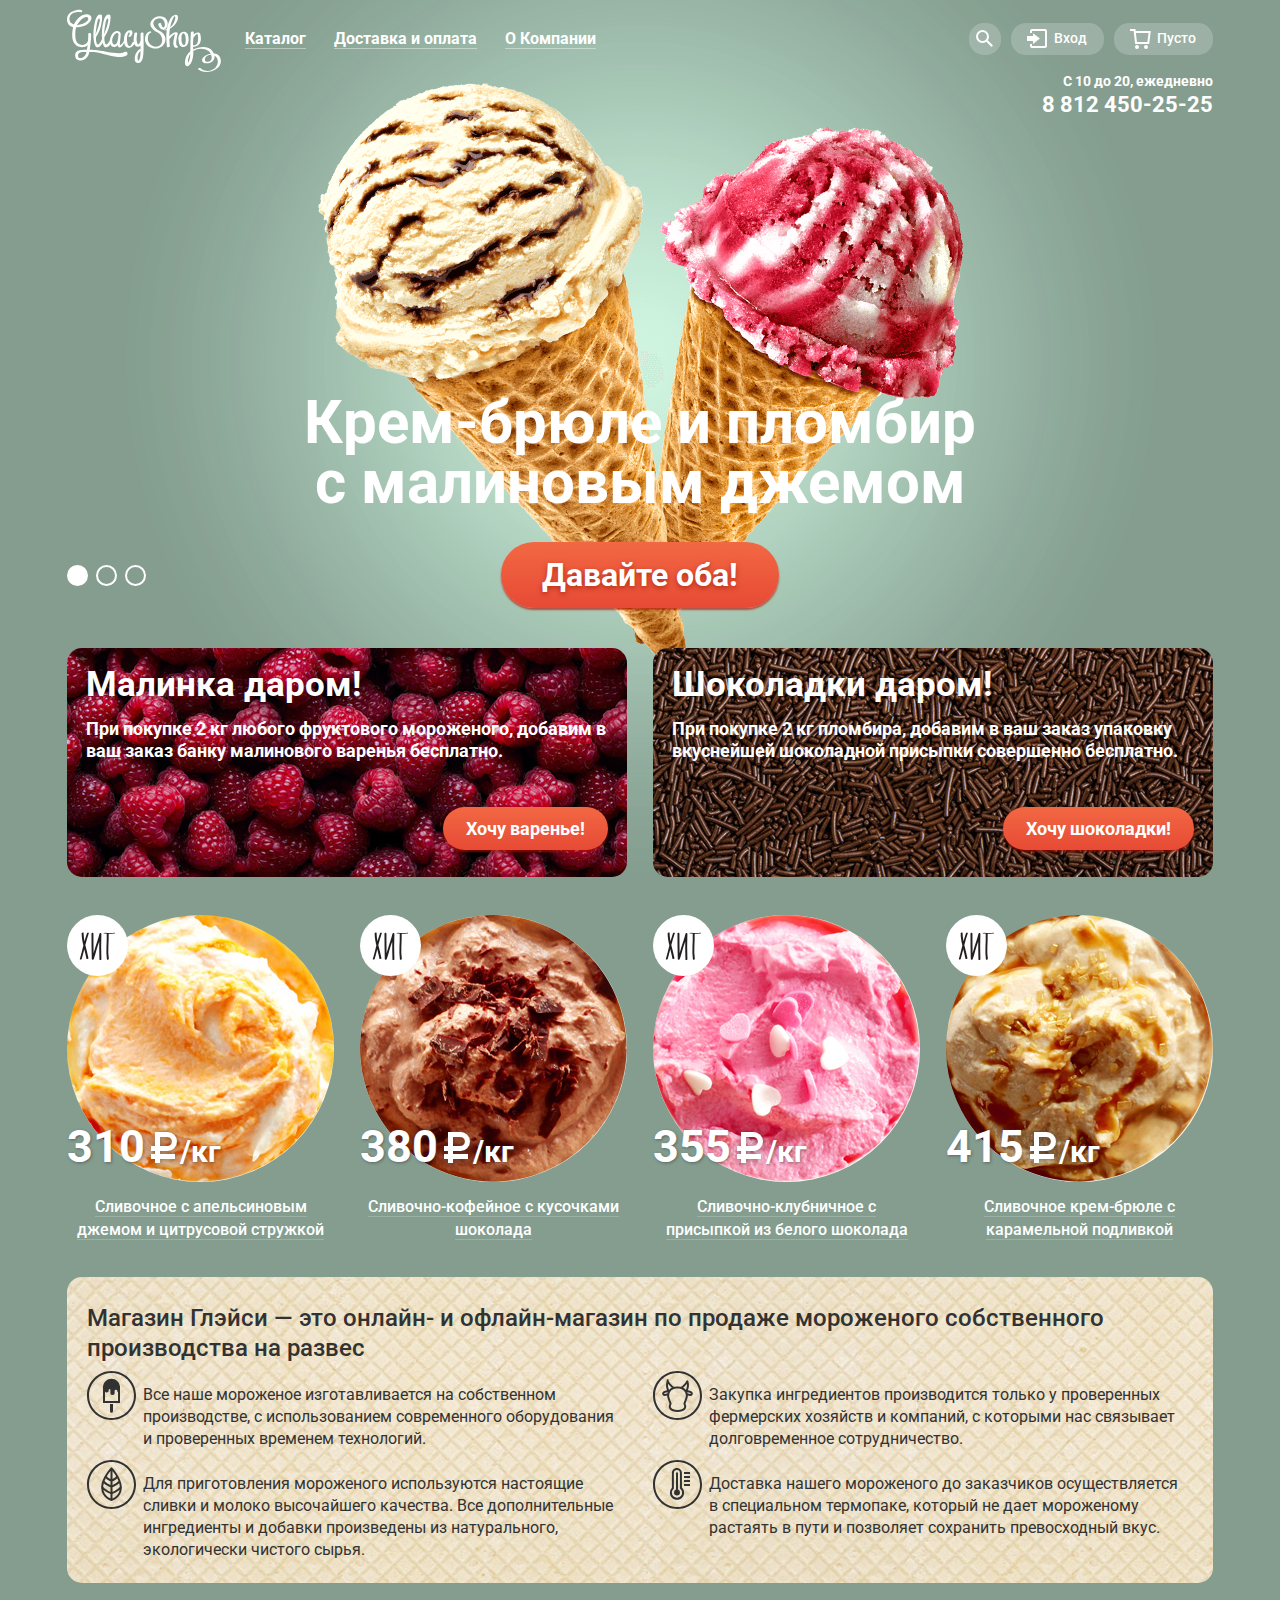
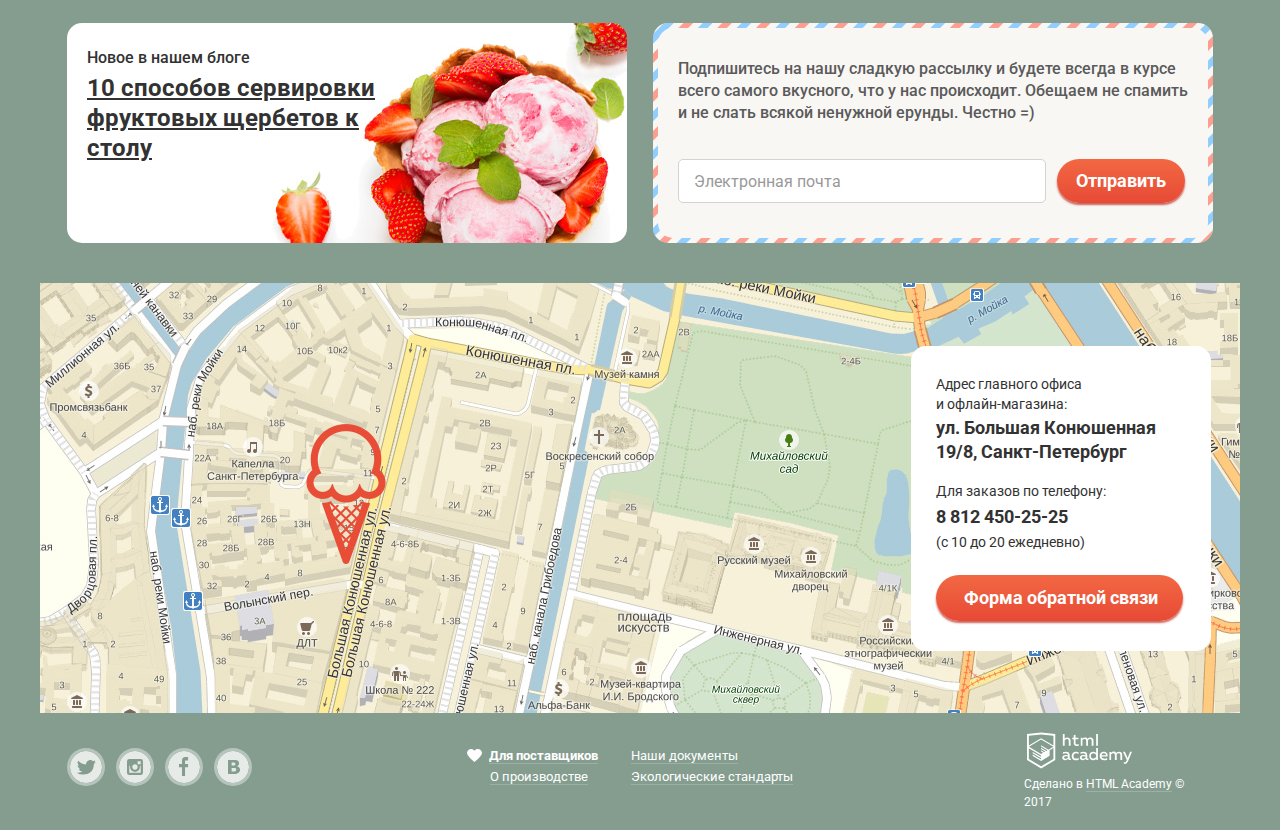
<file: index.html>
<!DOCTYPE html>
<html lang="ru">

<head>
  <meta charset="utf-8">
  <title>HTML Academy: Глейси</title>
  <link href="https://fonts.googleapis.com/css?family=Roboto:400,500,700&amp;subset=cyrillic" rel="stylesheet">
  <link rel="stylesheet" href="css/style.min.css">
</head>

<body>

  <input class="visually-hidden" type="radio" id="product-1" name="toggle" checked>
  <input class="visually-hidden" type="radio" id="product-2" name="toggle">
  <input class="visually-hidden" type="radio" id="product-3" name="toggle">
  <div class="site-wrapper">

    <header class="main-header container">

      <div class="header-wrapper">
        <a class="header-logo">
    	    <img src="img/logo.svg" alt="Логотип магазина" width="154" height="64">
  	    </a>

        <nav class="main-navigation">
          <ul class="site-navigation">
            <li class="inner-menu">
              <a class="main-catalog-button main-buttons" href="#">Каталог</a>
              <ul class="inner-site-navigation">
                <li><a class="noveltys" href="#">Новинки</a></li>
                <li><a href="catalog.html">Сливочное</a></li>
                <li><a href="#">Щербеты</a></li>
                <li><a href="#">Фруктовый лед</a></li>
                <li><a class="inner-navigation-last" href="#">Мелорин</a></li>
              </ul>
            </li>
            <li><a class="main-buttons" href="delivery-pay.html">Доставка и оплата</a></li>
            <li><a class="main-buttons" href="info.html">О Компании</a></li>
          </ul>
        </nav>

        <ul class="user-navigation">
          <li class="search">
            <a class="search-button navigation-buttons" href="#"><span class="visually-hidden">Поиск</span></a>
            <form class="search-form" method="post" action="http://echo.htmlacademy.ru">
              <p>
                <input class="form-input navigation-form-input" id="popup-search" type="search" name="search" placeholder="Что ищем?">
                <label class="visually-hidden" for="popup-search">Поиск</label>
              </p>
            </form>
          </li>
          <li class="login">
            <a class="navigation-buttons" href="#">Вход</a>
            <form class="login-form" method="post" action="http://echo.htmlacademy.ru">
              <p>
                <input class="form-input navigation-form-input" id="email-login" type="email" name="email-login" placeholder="Электронная почта">
                <label class="visually-hidden" for="email-login">Электронная почта</label>
              </p>
              <p>
                <input class="form-input navigation-form-input" id="password-login" type="password" name="password-login" placeholder="Пароль">
                <label class="visually-hidden" for="password-login">Пароль</label>
              </p>
              <div class="login-form-wrapper">
                <button class="button submit-button" type="submit">Войти</button>
                <div class="ref-block">
                  <a class="forget" href="#">Забыли пароль?</a>
                  <a class="newreg" href="#">Новая регистрация</a>
                </div>
              </div>
            </form>
          </li>
          <li class="empty"><a class="navigation-buttons" href="#">Пусто</a></li>
        </ul>
      </div>

      <div class="header-contacts">
        <p>С 10 до 20, ежедневно</p>
        <a href="tel:+88124502525">8 812 450-25-25</a>
      </div>

    </header>

    <main class="content">

      <h1 class="visually-hidden">Магазин мороженого Gllacy</h1>

      <section class="promo-slider container">
        <h2 class="visually-hidden">Промо слайдер</h2>
        <div class="slider-controls">
          <label for="product-1">Первый</label>
          <label for="product-2">Второй</label>
          <label for="product-3">Третий</label>
        </div>
        <div class="slider-list">
          <div class="first-slide slide" id="slide1">
            <h3 class="slide-title">Крем-брюле и пломбир с малиновым джемом</h3>
            <a class="button slider-button" href="#">Давайте оба!</a>
          </div>
          <div class="second-slide slide" id="slide2">
            <h3 class="slide-title">Шоколадный пломбир и лимонный сорбет</h3>
            <a class="button slider-button" href="#">Давайте оба!</a>
          </div>
          <div class="third-slide slide" id="slide3">
            <h3 class="slide-title">Пломбир с помадкой и клубничный щербет</h3>
            <a class="button slider-button" href="#">Давайте оба!</a>
          </div>
        </div>
      </section>

      <section class="actions container">
        <h2 class="visually-hidden">Бонусные предложения</h2>
        <ul class="actions-list">
          <li class="actions-item actions-strawberry">
            <h3>Малинка даром!</h3>
            <p>При покупке 2 кг любого фруктового мороженого, добавим в ваш заказ банку малинового варенья бесплатно.</p>
            <a class="button action-button" href="#">Хочу варенье!</a>
          </li>
          <li class="actions-item  actions-chocolate">
            <h3>Шоколадки даром!</h3>
            <p>При покупке 2 кг пломбира, добавим в ваш заказ упаковку вкуснейшей шоколадной присыпки совершенно бесплатно.</p>
            <a class="button action-button" href="#">Хочу шоколадки!</a>
          </li>
        </ul>
      </section>

      <section class="catalog container">
        <h2 class="visually-hidden">Хиты</h2>
        <ul class="catalog-list catalog-list-hits">
          <li class="catalog-item catalog-item-hit">
            <img class="catalog-image" src="img/product-1.jpg" alt="Сливочное с апельсиновым джемом и цитрусовой стружкой" width="267" height="267">
            <p class="hits-item-price">310<span class="rubl">Рубль</span><span class="weigth">/кг</span></p>
            <h3><a class="catalog-name" href="#">Сливочное с апельсиновым джемом и цитрусовой стружкой</a></h3>
            <div class="item-hover">
              <a class="button catalog-button" href="#">Быстрый просмотр</a>
            </div>
          </li>
          <li class="catalog-item catalog-item-hit">
            <img class="catalog-image" src="img/product-2.jpg" alt="Сливочно-кофейное с кусочками шоколада" width="267" height="267">
            <p class="hits-item-price">380<span class="rubl">Рубль</span><span class="weigth">/кг</span></p>
            <h3><a class="catalog-name" href="#">Сливочно-кофейное с кусочками шоколада</a></h3>
            <div class="item-hover">
              <a class="button catalog-button" href="#">Быстрый просмотр</a>
            </div>
          </li>
          <li class="catalog-item catalog-item-hit">
            <img class="catalog-image" src="img/product-3.jpg" alt="Сливочно-клубничное с присыпкой из белого шоколада" width="267" height="267">
            <p class="hits-item-price">355<span class="rubl">Рубль</span><span class="weigth">/кг</span></p>
            <h3><a class="catalog-name" href="#">Сливочно-клубничное с присыпкой из белого шоколада</a></h3>
            <div class="item-hover">
              <a class="button catalog-button" href="#">Быстрый просмотр</a>
            </div>
          </li>
          <li class="catalog-item catalog-item-hit">
            <img class="catalog-image" src="img/product-4.jpg" alt="Сливочное крем-брюле с карамельной подливкой" width="267" height="267">
            <p class="hits-item-price">415<span class="rubl">Рубль</span><span class="weigth">/кг</span></p>
            <h3><a class="catalog-name" href="#">Сливочное крем-брюле с карамельной подливкой</a></h3>
            <div class="item-hover">
              <a class="button catalog-button" href="#">Быстрый просмотр</a>
            </div>
          </li>
        </ul>
      </section>

      <section class="features container">
        <h2 class="visually-hidden">Преимущества</h2>
        <div class="features-wrapper">
          <h3>Магазин Глэйси — это онлайн- и офлайн-магазин по продаже мороженого собственного производства на развес</h3>
          <ul>
            <li class="features-list features-icecream">Все наше мороженое изготавливается на собственном производстве, с использованием современного оборудования и проверенных временем технологий.</li>
            <li class="features-list features-cow">Закупка ингредиентов  производится только у проверенных фермерских хозяйств и компаний, с которыми нас связывает долговременное сотрудничество.</li>
            <li class="features-list features-eco">Для приготовления мороженого используются настоящие сливки и молоко высочайшего качества. Все дополнительные ингредиенты и добавки произведены из натурального, экологически чистого сырья.</li>
            <li class="features-list features-thermometer">Доставка нашего мороженого до заказчиков осуществляется в специальном термопаке, который не дает мороженому растаять в пути и позволяет сохранить превосходный вкус.</li>
          </ul>
        </div>
      </section>

      <div class="wrapper-middle container">
        <article class="blog">
          <h2>Новое в нашем блоге</h2>
          <a href="blog.html">10 способов сервировки фруктовых щербетов к столу</a>
        </article>

        <section class="distribution">
          <h2 class="visually-hidden">Подписка на рассылку</h2>
          <div class="distribution-wrapper">
            <p class="distribution-text">Подпишитесь на нашу сладкую рассылку и будете всегда в курсе всего самого вкусного, что у нас происходит. Обещаем не спамить и не слать всякой ненужной ерунды. Честно =) </p>
            <form class="email-form" method="post" action="http://echo.htmlacademy.ru">
              <p>
                <input class="form-input distribution-form-input" id="distribution-email-login" type="email" name="email" placeholder="Электронная почта">
                <label class="visually-hidden" for="distribution-email-login">Электронная почта</label>
              </p>
              <button class="button distribution-submit-button" type="submit">Отправить</button>
            </form>
          </div>
        </section>
      </div>

      <section class="contacts" id="map">
        <h2 class="visually-hidden">Карты и контакты</h2>
        <div class="container">
          <div class="adress">
            <p>Адрес главного офиса и офлайн-магазина:</p>
            <b>ул. Большая Конюшенная 19/8, Санкт-Петербург</b>
            <p>Для заказов по телефону:</p>
            <a class="tel" href="tel:+88124502525">8 812 450-25-25</a>
            <p>(с 10 до 20 ежедневно)</p>
            <a class="button contacts-button" href="#">Форма обратной связи</a>
          </div>
        </div>
      </section>

    </main>

    <footer class="main-footer container">
      <div class="footer-social">
        <ul>
          <li><a class="social-button social-twitter"><span class="visually-hidden">Twitter</span></a></li>
          <li><a class="social-button social-instagram"><span class="visually-hidden">Instagram</span></a></li>
          <li><a class="social-button social-facebook"><span class="visually-hidden">Facebook</span></a></li>
          <li><a class="social-button social-vk"><span class="visually-hidden">Vk</span></a></li>
        </ul>
      </div>

      <div class="footer-menu">
        <ul>
          <li><a href="" class="footer-menu-item">Для поставщиков</a></li>
          <li><a href="">Наши документы</a></li>
          <li><a href="" class="footer-menu-info">О производстве</a></li>
          <li><a href="">Экологические стандарты</a></li>
        </ul>
      </div>

      <div class="footer-copyright">
        <a href="https://htmlacademy.ru/intensive/htmlcss"><img src="img/logo-htmlacademy.svg" alt="Логотип HTML Academy" width="108" height="39"></a>
        <p>Сделано в <a class="footer-link" href="https://htmlacademy.ru/intensive/htmlcss">HTML Academy</a> © 2017</p>
      </div>
    </footer>

    <section class="modal modal-feedback">
      <h2>Мы обязательно вам ответим!</h2>
      <button class="modal-close">Закрыть</button>
      <form class="feedback-form" method="post" action="http://echo.htmlacademy.ru">
        <p>
          <input class="form-input distribution-form-input" id="feedback-name" type="text" name="feedback-name" placeholder="Как вас зовут?">
          <label class="visually-hidden" for="feedback-name">Введите ваше имя</label>
        </p>
        <p>
          <input class="form-input distribution-form-input" id="feedback-mail" type="email" name="feedback-mail" placeholder="Ваша почта для ответа?">
          <label class="visually-hidden" for="feedback-mail">Введите вашу почту</label>
        </p>
        <p>
          <textarea class="form-textarea" id="feedback-message" name="feedback-message" placeholder="Напишите что-нибудь..."></textarea>
          <label class="visually-hidden" for="feedback-message">Оставьте отзыв</label>
        </p>
        <button class="button modal-submit-button" type="submit">Отправить</button>
      </form>
    </section>
  </div>

  <div class="modal-overlay"></div>

  <script src="https://api-maps.yandex.ru/2.1/?lang=ru_RU" type="text/javascript"></script>
  <script src="js/script.min.js"></script>

</body>

</html>
</file>
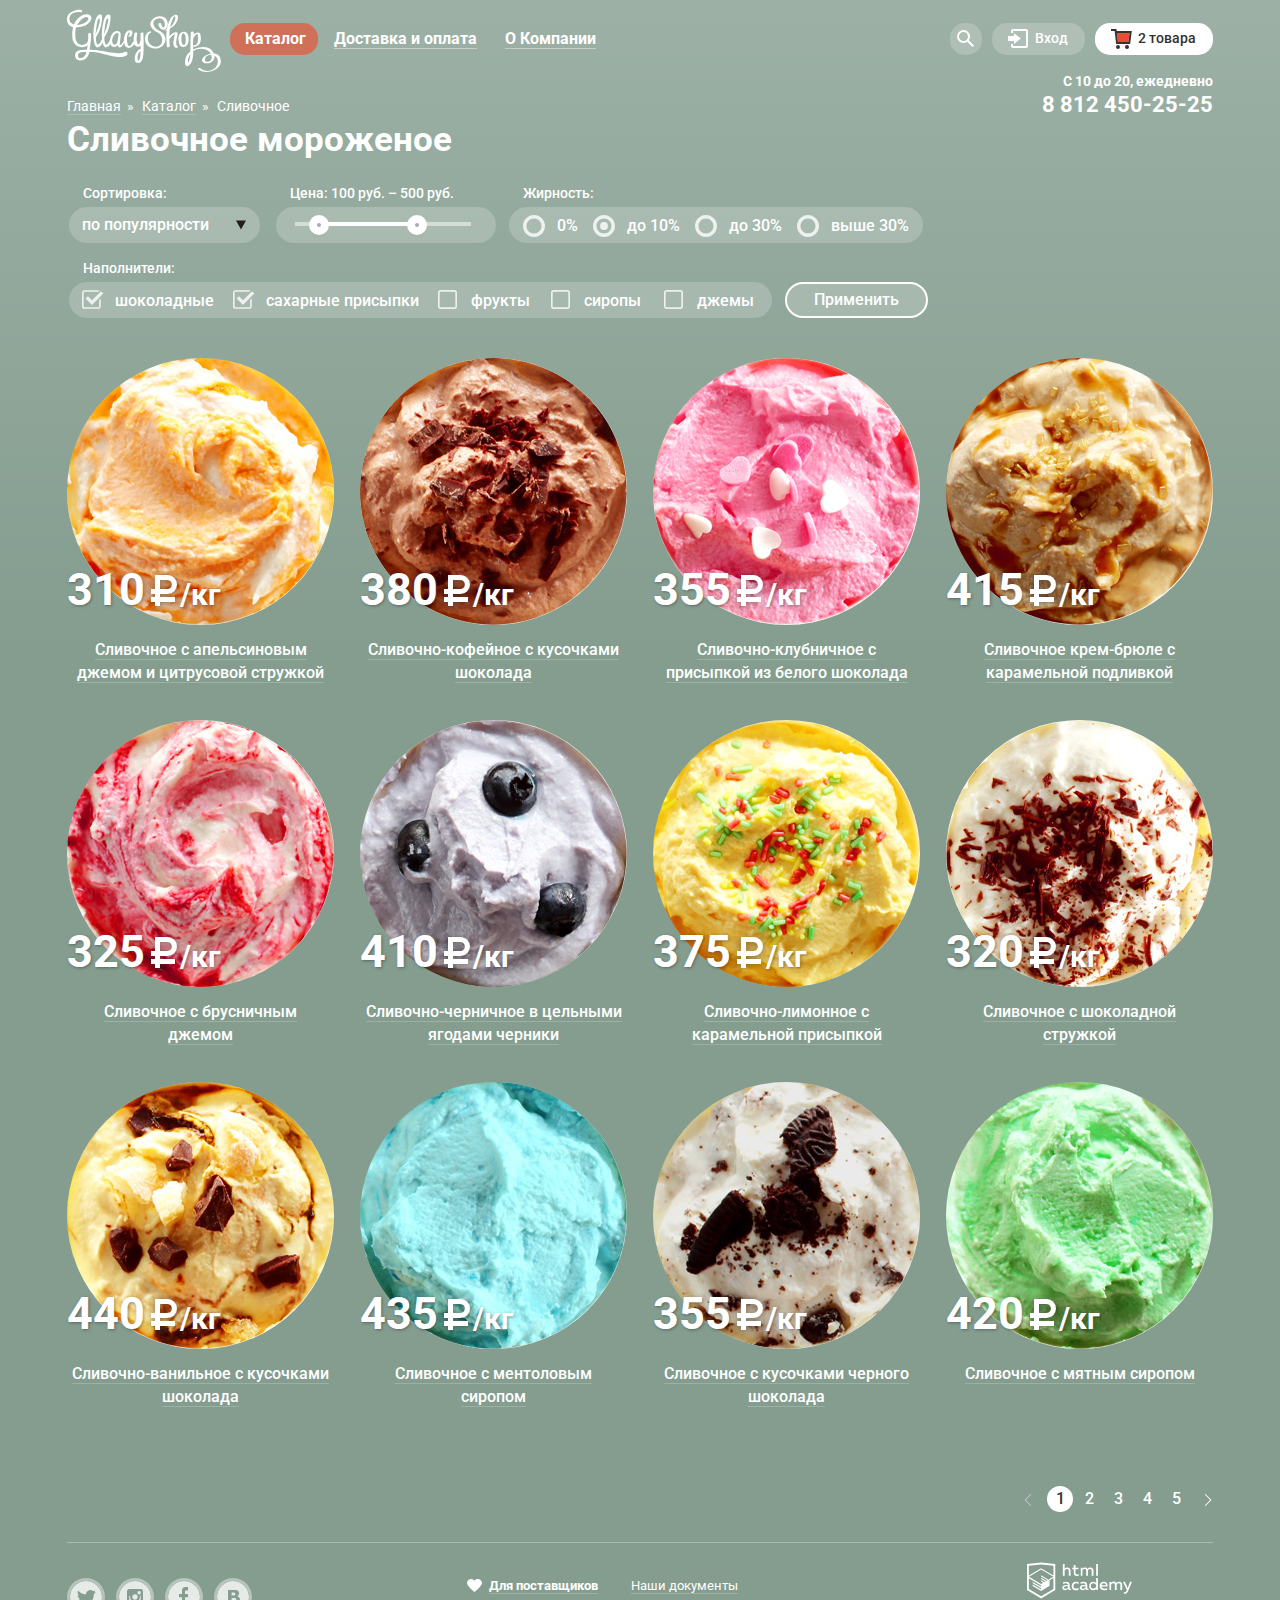
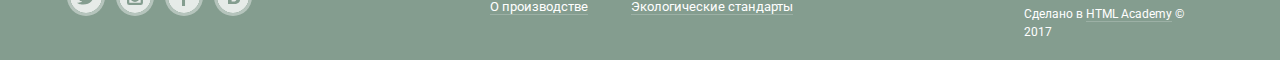
<file: catalog.html>
<!DOCTYPE html>
<html lang="ru">

<head>
  <meta charset="utf-8">
  <title>HTML Academy: Глейси</title>
  <link href="https://fonts.googleapis.com/css?family=Roboto:400,500,700&amp;subset=cyrillic" rel="stylesheet">
  <link rel="stylesheet" href="css/style.min.css">
</head>

<body class="inner-light">

  <div class="container">
    <header class="main-header">

      <div class="header-wrapper">
        <a href="index.html">
      	  <img src="img/logo.svg" alt="Логотип магазина" width="154" height="64">
      	</a>

        <nav class="main-navigation">
          <ul class="site-navigation">
            <li class="inner-menu">
              <a class="main-catalog-button on-catalog" href="#">Каталог</a>
              <ul class="inner-site-navigation">
                <li><a class="noveltys" href="#">Новинки</a></li>
                <li><a class="active-link">Сливочное</a></li>
                <li><a href="#">Щербеты</a></li>
                <li><a href="#">Фруктовый лед</a></li>
                <li><a class="inner-navigation-last" href="#">Мелорин</a></li>
              </ul>
            </li>
            <li><a class="main-buttons" href="delivery_pay.html">Доставка и оплата</a></li>
            <li><a class="main-buttons" href="info.html">О Компании</a></li>
          </ul>
        </nav>

        <ul class="user-navigation">
          <li class="search">
            <a class="search-button navigation-buttons" href="#"><span class="visually-hidden">Поиск</span></a>
            <form class="search-form" method="post" action="http://echo.htmlacademy.ru">
              <p>
                <input class="form-input navigation-form-input" id="popup-search" type="search" name="search" placeholder="Что ищем?">
                <label class="visually-hidden" for="popup-search">Поиск</label>
              </p>
            </form>
          </li>
          <li class="login">
            <a class="navigation-buttons" href="#">Вход</a>
            <form class="login-form" method="post" action="http://echo.htmlacademy.ru">
              <p>
                <input class="form-input navigation-form-input" id="email-login" type="email" name="email-login" placeholder="Электронная почта">
                <label class="visually-hidden" for="email-login">Электронная почта</label>
              </p>
              <p>
                <input class="form-input navigation-form-input" id="password-login" type="password" name="password-login" placeholder="Пароль">
                <label class="visually-hidden" for="password-login">Пароль</label>
              </p>
              <div class="login-form-wrapper">
                <button class="button submit-button" type="submit">Войти</button>
                <div class="ref-block">
                  <a class="forget" href="#">Забыли пароль?</a>
                  <a class="newreg" href="#">Новая регистрация</a>
                </div>
              </div>
            </form>
          </li>
          <li class="two-items-card">
            <a class="navigation-buttons" href="#">2 товара</a>
            <div class="modal modal-card">
              <table>
                <tr>
                  <td class="table-data-close">
                    <button class="modal-card-close">Удалить</button>
                  </td>
                  <td class="table-data-image">
                    <a href="#"><img src="img/product-1.jpg" class="cart-item-image" width="33" height="33" alt="Пломбир с апельсиновым джемом"></a>
                  </td>
                  <td class="table-data-name">
                    <p>Пломбир с апельсиновым джемом</p>
                  </td>
                  <td class="table-data-info">
                    <p>1,5 кг x <span class="price">200 руб.</span></p>
                  </td>
                  <td class="table-data-price">
                    <p>300 руб.</p>
                  </td>
                </tr>
                <tr>
                  <td class="table-data-close">
                    <button class="modal-card-close">Удалить</button>
                  </td>
                  <td class="table-data-image">
                    <a href="#"><img src="img/product-3.jpg" class="cart-item-image" width="33" height="33" alt="Клубничный пломбир с присыпкой из белого шоколада"></a>
                  </td>
                  <td class="table-data-name">
                    <p>Клубничный пломбир с присыпкой из белого шоколада</p>
                  </td>
                  <td class="table-data-info">
                    <p>1,5 кг x <span class="price">300 руб.</span></p>
                  </td>
                  <td class="table-data-price">
                    <p>450 руб.</p>
                  </td>
                </tr>
              </table>
              <p class="modal-card-total">Итого: 750 руб.</p>
              <a class="button card-button" href="#">Оформить заказ</a>
            </div>
          </li>
        </ul>
      </div>

      <div class="header-contacts">
        <p>С 10 до 20, ежедневно</p>
        <a href="tel:+88124502525">8 812 450-25-25</a>
      </div>

    </header>

    <main>

      <ul class="breadcrumbs">
        <li><a href="index.html">Главная</a></li>
        <li><a href="#">Каталог</a></li>
        <li class="breadcrumbs-current">Сливочное</li>
      </ul>

      <h1 class="page-title">Сливочное мороженое</h1>

      <section class="filters">
        <h2 class="visually-hidden">Фильтр товаров</h2>
        <form class="filter-form" method="post" action="http://echo.htmlacademy.ru">
          <fieldset class="filter-sort">
            <legend>Сортировка:</legend>
            <select class="filter-sort-form" name="sort">
              <option value="popularity">по популярности</option>
              <option value="cheap first">сначала недорогие</option>
              <option value="costly first">сначала дорогие</option>
              <option value="richness">по жирности</option>
            </select>
          </fieldset>
          <fieldset class="filter-range">
            <legend>Цена: 100 руб. – 500 руб.</legend>
            <div class="form-wrapper-border">
              <label for="range" class="visually-hidden">Сортировка по цене</label>
              <input class="visually-hidden" type="range" id="range" min="100" max="500" value="200" name="range">
              <div class="range-controls">
                <div class="range-toggle range-toggle-min"></div>
                <div class="range-toggle range-toggle-max"></div>
              </div>
            </div>
          </fieldset>
          <fieldset>
            <legend>Жирность:</legend>
            <div class="form-wrapper form-wrapper-border filter-radio">
              <input class="visually-hidden filter-input filter-input-radio" type="radio" name="radio-group" id="filter-zero" value="zero">
              <label for="filter-zero">0%</label>
              <input class="visually-hidden filter-input filter-input-radio" type="radio" name="radio-group" id="less-then-10" value="ten" checked>
              <label for="less-then-10">до 10%</label>
              <input class="visually-hidden filter-input filter-input-radio" type="radio" name="radio-group" id="less-then-30" value="less-then-30">
              <label for="less-then-30">до 30%</label>
              <input class="visually-hidden filter-input filter-input-radio" type="radio" name="radio-group" id="under-30" value="under-30">
              <label for="under-30">выше 30%</label>
            </div>
          </fieldset>
          <fieldset class="filter-form-line">
            <legend>Наполнители:</legend>
            <div class="form-wrapper form-wrapper-border filter-checkbox">
              <input class="visually-hidden filter-input filter-input-checkbox" type="checkbox" name="chocolate" id="filter-chocolate" value="chocolate" checked>
              <label for="filter-chocolate">шоколадные</label>
              <input class="visually-hidden filter-input filter-input-checkbox" type="checkbox" name="sugary" id="filter-sugary" value="sugary" checked>
              <label for="filter-sugary">сахарные присыпки</label>
              <input class="visually-hidden filter-input filter-input-checkbox" type="checkbox" name="fruits" id="filter-fruits" value="fruits">
              <label for="filter-fruits">фрукты</label>
              <input class="visually-hidden filter-input filter-input-checkbox" type="checkbox" name="syrop" id="filter-syrop" value="syrop">
              <label for="filter-syrop">сиропы</label>
              <input class="visually-hidden filter-input filter-input-checkbox" type="checkbox" name="marmalade" id="filter-marmalade" value="marmalade">
              <label for="filter-marmalade">джемы</label>
            </div>
          </fieldset>
          <button class="catalog-submit-button" type="submit" name="submit">Применить</button>
        </form>
      </section>

      <section class="catalog catalog-border">
        <h2 class="visually-hidden">Список мороженого</h2>
        <ul class="catalog-list">
          <li class="catalog-item">
            <img src="img/product-1.jpg" alt="Сливочное с апельсиновым джемом и цитрусовой стружкой" width="267" height="267">
            <p class="catalog-item-price">310<span class="rubl">Рубль</span><span class="weigth">/кг</span></p>
            <h3><a class="catalog-name" href="#">Сливочное с апельсиновым джемом и цитрусовой стружкой</a></h3>
            <div class="item-hover">
              <a class="button catalog-button" href="#">Быстрый просмотр</a>
            </div>
          </li>
          <li class="catalog-item">
            <img src="img/product-2.jpg" alt="Сливочно-кофейное с кусочками шоколада" width="267" height="267">
            <p class="catalog-item-price">380<span class="rubl">Рубль</span><span class="weigth">/кг</span></p>
            <h3><a class="catalog-name" href="#">Сливочно-кофейное с кусочками шоколада</a></h3>
            <div class="item-hover">
              <a class="button catalog-button" href="#">Быстрый просмотр</a>
            </div>
          </li>
          <li class="catalog-item">
            <img src="img/product-3.jpg" alt="Сливочно-клубничное с присыпкой из белого шоколада" width="267" height="267">
            <p class="catalog-item-price">355<span class="rubl">Рубль</span><span class="weigth">/кг</span></p>
            <h3><a class="catalog-name" href="#">Сливочно-клубничное с присыпкой из белого шоколада</a></h3>
            <div class="item-hover">
              <a class="button catalog-button" href="#">Быстрый просмотр</a>
            </div>
          </li>
          <li class="catalog-item">
            <img src="img/product-4.jpg" alt="Сливочное крем-брюле с карамельной подливкой" width="267" height="267">
            <p class="catalog-item-price">415<span class="rubl">Рубль</span><span class="weigth">/кг</span></p>
            <h3><a class="catalog-name" href="#">Сливочное крем-брюле с карамельной подливкой</a></h3>
            <div class="item-hover">
              <a class="button catalog-button" href="#">Быстрый просмотр</a>
            </div>
          </li>
          <li class="catalog-item">
            <img src="img/product-5.jpg" alt="Сливочное с брусничным джемом" width="267" height="267">
            <p class="catalog-item-price">325<span class="rubl">Рубль</span><span class="weigth">/кг</span></p>
            <h3><a class="catalog-name" href="#">Сливочное с брусничным джемом</a></h3>
            <div class="item-hover">
              <a class="button catalog-button" href="#">Быстрый просмотр</a>
            </div>
          </li>
          <li class="catalog-item">
            <img src="img/product-6.jpg" alt="Сливочно-черничное в цельными ягодами черники" width="267" height="267">
            <p class="catalog-item-price">410<span class="rubl">Рубль</span><span class="weigth">/кг</span></p>
            <h3><a class="catalog-name" href="#">Сливочно-черничное в цельными ягодами черники</a></h3>
            <div class="item-hover">
              <a class="button catalog-button" href="#">Быстрый просмотр</a>
            </div>
          </li>
          <li class="catalog-item">
            <img src="img/product-7.jpg" alt="Сливочно-лимонное с карамельной присыпкой" width="267" height="267">
            <p class="catalog-item-price">375<span class="rubl">Рубль</span><span class="weigth">/кг</span></p>
            <h3><a class="catalog-name" href="#">Сливочно-лимонное с карамельной присыпкой</a></h3>
            <div class="item-hover">
              <a class="button catalog-button" href="#">Быстрый просмотр</a>
            </div>
          </li>
          <li class="catalog-item">
            <img src="img/product-8.jpg" alt="Сливочное с шоколадной стружкой" width="267" height="267">
            <p class="catalog-item-price">320<span class="rubl">Рубль</span><span class="weigth">/кг</span></p>
            <h3><a class="catalog-name" href="#">Сливочное с шоколадной стружкой</a></h3>
            <div class="item-hover">
              <a class="button catalog-button" href="#">Быстрый просмотр</a>
            </div>
          </li>
          <li class="catalog-item">
            <img src="img/product-9.jpg" alt="Сливочно-ванильное с кусочками шоколада" width="267" height="267">
            <p class="catalog-item-price">440<span class="rubl">Рубль</span><span class="weigth">/кг</span></p>
            <h3><a class="catalog-name" href="#">Сливочно-ванильное с кусочками шоколада</a></h3>
            <div class="item-hover">
              <a class="button catalog-button" href="#">Быстрый просмотр</a>
            </div>
          </li>
          <li class="catalog-item">
            <img src="img/product-10.jpg" alt="Сливочное с ментоловым сиропом" width="267" height="267">
            <p class="catalog-item-price">435<span class="rubl">Рубль</span><span class="weigth">/кг</span></p>
            <h3><a class="catalog-name" href="#">Сливочное с ментоловым сиропом</a></h3>
            <div class="item-hover">
              <a class="button catalog-button" href="#">Быстрый просмотр</a>
            </div>
          </li>
          <li class="catalog-item">
            <img src="img/product-11.jpg" alt="Сливочное с кусочками черного шоколада" width="267" height="267">
            <p class="catalog-item-price">355<span class="rubl">Рубль</span><span class="weigth">/кг</span></p>
            <h3><a class="catalog-name" href="#">Сливочное с кусочками черного шоколада</a></h3>
            <div class="item-hover">
              <a class="button catalog-button" href="#">Быстрый просмотр</a>
            </div>
          </li>
          <li class="catalog-item">
            <img src="img/product-12.jpg" alt="Сливочное с мятным сиропом" width="267" height="267">
            <p class="catalog-item-price">420<span class="rubl">Рубль</span><span class="weigth">/кг</span></p>
            <h3><a class="catalog-name" href="#">Сливочное с мятным сиропом</a></h3>
            <div class="item-hover">
              <a class="button catalog-button" href="#">Быстрый просмотр</a>
            </div>
          </li>
        </ul>

        <ul class="pagination-list">
          <li class="pagination-item"><a class="prev" href="#"><span class="visually-hidden">Предыдущая страница</span></a></li>
          <li class="pagination-item pagination-current"><a>1</a></li>
          <li class="pagination-item"><a href="#">2</a></li>
          <li class="pagination-item"><a href="#">3</a></li>
          <li class="pagination-item"><a href="#">4</a></li>
          <li class="pagination-item"><a href="#">5</a></li>
          <li class="pagination-item"><a class="next" href="#"><span class="visually-hidden">Следующая страница</span></a></li>
        </ul>
      </section>

    </main>

    <footer class="main-footer">

      <div class="footer-social">
        <ul>
          <li><a class="social-button social-twitter"><span class="visually-hidden">Twitter</span></a></li>
          <li><a class="social-button social-instagram"><span class="visually-hidden">Instagram</span></a></li>
          <li><a class="social-button social-facebook"><span class="visually-hidden">Facebook</span></a></li>
          <li><a class="social-button social-vk"><span class="visually-hidden">Vk</span></a></li>
        </ul>
      </div>

      <div class="footer-menu">
        <ul>
          <li><a href="" class="footer-menu-item">Для поставщиков</a></li>
          <li><a href="">Наши документы</a></li>
          <li><a href="" class="footer-menu-info">О производстве</a></li>
          <li><a href="">Экологические стандарты</a></li>
        </ul>
      </div>

      <div class="footer-copyright">
        <a href="https://htmlacademy.ru/intensive/htmlcss"><img src="img/logo-htmlacademy.svg" alt="Логотип HTML Academy" width="108" height="39"></a>
        <p>Сделано в <a class="footer-link" href="https://htmlacademy.ru/intensive/htmlcss">HTML Academy</a> © 2017</p>
      </div>

    </footer>
  </div>

</body>

</html>
</file>
<file: css/style.min.css>
/*! normalize.css v8.0.0 | MIT License | github.com/necolas/normalize.css */
@-webkit-keyframes bounce{0%{-webkit-transform:translateY(-2000px);transform:translateY(-2000px)}70%{-webkit-transform:translateY(30px);transform:translateY(30px)}90%{-webkit-transform:translateY(-10px);transform:translateY(-10px)}to{-webkit-transform:translateY(0);transform:translateY(0)}}@keyframes bounce{0%{-webkit-transform:translateY(-2000px);transform:translateY(-2000px)}70%{-webkit-transform:translateY(30px);transform:translateY(30px)}90%{-webkit-transform:translateY(-10px);transform:translateY(-10px)}to{-webkit-transform:translateY(0);transform:translateY(0)}}@-webkit-keyframes shake{0%,to{-webkit-transform:translateX(0);transform:translateX(0)}10%,30%,50%,70%,90%{-webkit-transform:translateX(10px);transform:translateX(10px)}20%,40%,60%,80%{-webkit-transform:translateX(-10px);transform:translateX(-10px)}}@keyframes shake{0%,to{-webkit-transform:translateX(0);transform:translateX(0)}10%,30%,50%,70%,90%{-webkit-transform:translateX(10px);transform:translateX(10px)}20%,40%,60%,80%{-webkit-transform:translateX(-10px);transform:translateX(-10px)}}html{line-height:1.15;-webkit-text-size-adjust:100%;-webkit-box-sizing:border-box;box-sizing:border-box}body{margin:0;padding:0;font-family:"Roboto",Arial,sans-serif;font-weight:400;font-size:16px;line-height:22px;color:#fff;background-color:#849d8f}h1{font-size:2em;margin:.67em 0}hr{box-sizing:content-box;height:0;overflow:visible}code,kbd,pre,samp{font-family:monospace,monospace;font-size:1em}a{background-color:transparent;text-decoration:none}abbr[title]{border-bottom:none;text-decoration:underline dotted}b,strong{font-weight:bolder}small{font-size:80%}sub,sup{font-size:75%;line-height:0;position:relative;vertical-align:baseline}sub{bottom:-.25em}sup{top:-.5em}img{border-style:none}button,input,optgroup,select,textarea{font-family:inherit;font-size:100%;line-height:1.15;margin:0}button,input{overflow:visible}button,select{text-transform:none}[type=button],[type=reset],[type=submit],button{-webkit-appearance:button}[type=button]::-moz-focus-inner,[type=reset]::-moz-focus-inner,[type=submit]::-moz-focus-inner,button::-moz-focus-inner{border-style:none;padding:0}[type=button]:-moz-focusring,[type=reset]:-moz-focusring,[type=submit]:-moz-focusring,button:-moz-focusring{outline:1px dotted ButtonText}fieldset{padding:.35em .75em .625em}legend{color:inherit;display:table;max-width:100%;white-space:normal}progress{vertical-align:baseline}textarea{overflow:auto}[type=checkbox],[type=radio],legend{box-sizing:border-box;padding:0}[type=number]::-webkit-inner-spin-button,[type=number]::-webkit-outer-spin-button{height:auto}[type=search]{-webkit-appearance:textfield;outline-offset:-2px}[type=search]::-webkit-search-decoration{-webkit-appearance:none}::-webkit-file-upload-button{-webkit-appearance:button;font:inherit}details{display:block}summary{display:list-item}[hidden],template{display:none}*,::after,::before{-webkit-box-sizing:inherit;box-sizing:inherit}.site-wrapper{min-width:1200px;background-image:url(../img/icecream-main-1.png);background-repeat:no-repeat;background-position:top center}.site-wrapper::after,.site-wrapper::before{content:"";visibility:hidden}.inner-light{background-image:-webkit-linear-gradient(top,rgba(255,255,255,.2),transparent 656px);background-image:-o-linear-gradient(top,rgba(255,255,255,.2),transparent 656px);background-image:linear-gradient(to bottom,rgba(255,255,255,.2),transparent 656px)}.promo-slider .site-wrapper::before{background-image:url(../img/icecream-main-2.png)}.promo-slider .site-wrapper::after{background-image:url(../img/icecream-main-3.png)}.visually-hidden{position:absolute;width:1px;height:1px;margin:-1px;border:0;padding:0;clip:rect(0 0 0 0);overflow:hidden}.header-wrapper{display:-webkit-box;display:-ms-flexbox;display:flex;-webkit-box-pack:start;-ms-flex-pack:start;justify-content:flex-start;padding-top:9px}.main-navigation{font-weight:700;line-height:18px;color:#fff}.breadcrumbs{display:-webkit-box;display:-ms-flexbox;display:flex;-webkit-box-pack:start;-ms-flex-pack:start;justify-content:flex-start;-ms-flex-wrap:wrap;flex-wrap:wrap;margin:-20px 0 0;padding:0;list-style:none}.site-navigation{margin-top:14px;margin-left:9px;padding:0;margin-right:auto;list-style:none}.site-navigation>li{position:relative;display:inline-block;vertical-align:top;padding-bottom:5px;margin-right:-3px}.user-navigation a{color:#fff}.site-navigation .main-buttons,.site-navigation .on-catalog{margin:0;display:block;padding:7px 12px 7px 15px;color:#fff}.on-catalog,.site-navigation .main-buttons:hover{border-radius:15px}.site-navigation .main-buttons::after{content:"";display:block;height:1px;background-color:rgba(255,255,255,.4)}.site-navigation .main-buttons:hover::after{height:0;background-color:transparent}.inner-menu:hover .inner-site-navigation{display:block}.main-catalog-button::before{content:"";position:absolute;top:0;left:0;width:100%;height:38px}.site-navigation a:hover{color:#323232;text-decoration:none;background-color:#f7f6f3}.inner-menu:hover .main-catalog-button,.inner-menu:hover .on-catalog{color:#323232;text-decoration:none;background-color:#f7f6f3;border-radius:15px}.site-navigation .main-buttons:active{font-weight:700;color:#333;text-decoration:none;-webkit-box-shadow:inset 0 2px 1px 0 #696969;box-shadow:inset 0 2px 1px 0 #696969;background-color:#f8f7f4}.on-catalog{background-color:#d07058}.site-navigation .noveltys{position:relative;font-weight:700}.site-navigation .noveltys::after{content:"";position:absolute;width:128px;height:1px;background-color:rgba(53,53,53,.2);bottom:0;left:7px}.inner-site-navigation{position:absolute;display:none;top:37px;left:-6px;padding:0;text-align:left;width:143px;min-height:171px;background-color:#f8f7f4;border-radius:5px;-webkit-box-shadow:0 20px 20px 0 rgba(0,0,0,.4);box-shadow:0 20px 20px 0 rgba(0,0,0,.4);list-style:none;z-index:10}.inner-site-navigation a{display:inline-block;vertical-align:top;width:100%;padding:8px 20px;font-weight:400;font-size:14px;line-height:16px;color:#323232;text-decoration:none}.inner-site-navigation .noveltys{padding:12px 20px}.inner-site-navigation a:last-child:active,.inner-site-navigation a:last-child:focus,.inner-site-navigation a:last-child:hover{border-bottom-right-radius:5px;border-bottom-left-radius:5px}.noveltys:active,.noveltys:focus,.noveltys:hover{border-top-right-radius:5px;border-top-left-radius:5px}.inner-site-navigation .active-link{color:#fff;background-color:#d07058;cursor:pointer}.inner-site-navigation a:hover{background-color:#fbded7}.inner-site-navigation a:active{background-color:#f6b5a5}.inner-site-navigation .inner-navigation-last{padding-bottom:13px;padding-top:7px}.user-navigation{display:-webkit-box;display:-ms-flexbox;display:flex;-ms-flex-wrap:wrap;flex-wrap:wrap;-webkit-box-pack:end;-ms-flex-pack:end;justify-content:flex-end;padding:0;min-width:267px;font-weight:500;font-size:14px;line-height:16px;text-align:right;color:#fff;list-style:none;margin-left:auto}.user-navigation .navigation-buttons{display:block;margin:0;padding:7px 17px 9px 43px;border-radius:15px;background-color:rgba(255,255,255,.2)}.user-navigation .search-button{padding:0;display:inline-block;vertical-align:top;width:32px;height:32px}.search-button{background-image:url(../img/loupe.svg);background-repeat:no-repeat;background-position:7px 7px}.search:focus .search-button,.search:hover .search-button{background-color:#fff;background-image:url(../img/loupe-black.svg)}.user-navigation .empty,.user-navigation .login,.user-navigation .two-items-card{margin-left:10px;position:relative}.user-navigation .login{padding-left:0}.login::before{content:"";position:absolute;top:6px;left:16px;width:21px;height:20px;background-image:url(../img/entrance.svg);background-repeat:no-repeat;background-position:0 0}.login:focus::before,.login:hover::before{background-image:url(../img/entrance-black.svg);cursor:pointer}.login:hover .navigation-buttons,.two-items-card .navigation-buttons{color:#323232;background-color:#fff}.empty::before,.two-items-card::before{content:"";position:absolute;top:6px;left:16px;width:21px;height:20px;background-image:url(../img/basket.svg);background-repeat:no-repeat;background-position:0 0;cursor:pointer}.two-items-card::before{background-image:url(../img/basket-red.svg)}.login-form a{font-weight:400;font-size:13px;line-height:24px;color:#323232;border-bottom:1px solid rgba(50,50,50,.3);display:inline-block;vertical-align:top}.login-form-wrapper,.ref-block{display:-webkit-box;display:-ms-flexbox;display:flex}.login-form-wrapper{-webkit-box-pack:start;-ms-flex-pack:start;justify-content:flex-start}.ref-block{-ms-flex-wrap:wrap;flex-wrap:wrap}.login-form-wrapper .submit-button{margin-right:25px}.login-form .form-input{margin-bottom:20px}.user-navigation .login-form,.user-navigation .search-form{display:none;top:35px;position:absolute;border-radius:5px;-webkit-box-shadow:0 20px 20px 0 rgba(0,0,0,.4);box-shadow:0 20px 20px 0 rgba(0,0,0,.4);background-color:#f8f7f4}.user-navigation .login-form{z-index:2;width:277px;left:-185px;padding:22px 17px 15px}.search{position:relative}.user-navigation .search-form{left:-308px;width:341px;padding:20px 15px}.login-form p,.search-form p{margin:0}.login:hover .login-form,.search:hover .search-form,.two-items-card:hover .modal-card{display:block}.form-input,.form-textarea{font-weight:700;font-size:14px;line-height:24px;margin:0;color:#323232;background-color:#fff;border-radius:5px;border:1px solid #d3d3d2}.form-input{width:100%;padding-left:15px;height:44px}.form-textarea{padding:10px 14px;resize:none}.email-form .form-input,.feedback-form .form-input{font-size:16px;line-height:24px;padding-left:15px}.feedback-form .form-textarea{font-size:16px;line-height:24px}.email-form .distribution-form-input:hover{padding-left:14px}.feedback-form .form-input{width:267px}.feedback-form .form-textarea{width:428px;height:155px;padding-left:15px}.modal-feedback .modal-submit-button{margin-bottom:7px;margin-top:0;padding:10px 22px;margin-left:290px}.form-input::-webkit-input-placeholder{font-weight:400;color:#999}.form-input:-ms-input-placeholder,.form-input::-ms-input-placeholder,.form-textarea:-ms-input-placeholder{font-weight:400;color:#999}.form-input::placeholder{font-weight:400;color:#999}.form-textarea::-webkit-input-placeholder{font-weight:400;color:#999}.form-textarea::-ms-input-placeholder{font-weight:400;color:#999}.form-textarea::placeholder{font-weight:400;color:#999}.login-form a:active,.login-form a:hover{color:#ffbc9e;border-bottom:1px solid rgba(255,77,55,.3)}.form-input:hover,.form-textarea:hover{border:solid 2px rgba(154,154,154,.52)}.feedback-form .form-input:hover,.navigation-form-input:hover{padding-left:14px}.feedback-form .form-textarea:hover{padding:9px 14px}.feedback-form p{margin-top:16px;margin-bottom:20px}.form-input:focus,.form-textarea:focus{border-color:#c7c6c5}.header-contacts{text-align:right}.header-contacts p{font-weight:700;font-size:14px;line-height:16px;color:#fff;margin:-6px 0 4px}.header-contacts a{font-weight:700;font-size:22px;line-height:24px;color:#fff}.container{margin:0 auto;padding:0 27px;width:1200px;position:relative}.promo-slider{position:relative;padding-top:275px;text-align:center;color:#fff;margin-bottom:40px}.slide-title{width:700px;margin:0 auto 29px;font-size:60px;line-height:60px;font-weight:700}.slider-list{margin:0;padding:0;list-style:none}.slider-controls label{display:inline-block;width:21px;height:21px;margin-right:8px;vertical-align:top;background-color:transparent;border:2px solid #fff;border-radius:50%;cursor:pointer}.slider-controls{position:absolute;bottom:21px;left:27px;z-index:20;font-size:0}.slide{display:none}#product-1:checked~.site-wrapper #slide1,#product-2:checked~.site-wrapper #slide2,#product-3:checked~.site-wrapper #slide3{display:block}#product-1:checked~.site-wrapper label[for=product-1],#product-2:checked~.site-wrapper label[for=product-2],#product-3:checked~.site-wrapper label[for=product-3]{background-color:#fff}#product-1:checked~.site-wrapper{background-color:#849d8f;background-image:url(../img/icecream-main-1.png)}#product-2:checked~.site-wrapper{background-color:#8996a6;background-image:url(../img/icecream-main-2.png)}#product-3:checked~.site-wrapper{background-color:#9d8b84;background-image:url(../img/icecream-main-3.png)}.actions-list{display:-webkit-box;display:-ms-flexbox;display:flex;-webkit-box-pack:justify;-ms-flex-pack:justify;justify-content:space-between;margin-bottom:38px;padding:0;list-style:none}.actions-item{width:560px;padding:16px 19px 36px;text-align:right;border-radius:15px;background-repeat:repeat}.actions-item h3,.actions-item p{text-align:left;font-weight:700;color:#fff}.actions-item h3{display:block;margin:0 0 13px;font-size:35px;line-height:41px}.actions-item p{padding-bottom:55px;margin:0;font-size:18px;line-height:22px}.actions-list .actions-strawberry{background-image:url(../img/raspberry-bg.jpg);background-position:-49px -93px;background-color:#aa0f30}.actions-list .actions-chocolate{background-image:url(../img/chocolate-bg.jpg);background-position:-219px -104px;background-color:#4f3226}.catalog-list{display:-webkit-box;display:-ms-flexbox;display:flex;-ms-flex-wrap:wrap;flex-wrap:wrap;-webkit-box-align:start;-ms-flex-align:start;align-items:flex-start;padding:0;margin:0;list-style:none}.catalog-item{width:267px;margin-bottom:36px;margin-right:26px;position:relative}.catalog-item:nth-child(4n),.footer-menu li:nth-child(2n){margin-right:0}.catalog-item-price,.hits-item-price{position:absolute;margin:0;padding:0;top:209px;font-weight:700;font-size:45px;line-height:45px;color:#fff;text-shadow:.5px .9px 3px rgba(49,50,53,.5);z-index:2}.catalog-list h3{margin-top:10px;position:relative;z-index:2}.catalog-list .weigth{font-weight:700;font-size:30px;line-height:45px}.catalog-item-hit::before,.rubl{background-repeat:no-repeat;z-index:2}.catalog-item-hit::before{content:"";position:absolute;width:61px;height:61px;background-image:url(../img/hit.svg);background-position:0 0}.catalog-item img{border-radius:50%}.catalog-name:active,.catalog-name:hover{color:#ffbc9e;border-bottom:1px solid rgba(255,188,158,.3)}.catalog-item h3{margin-top:7px;padding:0 5px;margin-bottom:0;text-align:center}.catalog-name{margin-bottom:15px;font-weight:500;font-size:16px;line-height:22px;color:#fff;border-bottom:1px solid rgba(255,255,255,.2)}.rubl{display:inline-block;vertical-align:middle;width:35px;height:45px;font-size:0;background-image:url(../img/ruble-with-shadow.svg);background-position:-1px -2px}.item-hover{background-color:rgba(247,248,244,.2);border-radius:5px;-webkit-box-shadow:0 20px 20px 0 rgba(0,0,0,.4);box-shadow:0 20px 20px 0 rgba(0,0,0,.4);display:none;min-height:100%;left:-15px;position:absolute;top:-10px;z-index:1;width:295px;bottom:-80px}.catalog-item:hover .item-hover{display:block}.catalog-item .catalog-button{position:absolute;padding:10px 18px;bottom:30px;left:46px;z-index:2}.features ul{display:-webkit-box;display:-ms-flexbox;display:flex;-ms-flex-wrap:wrap;flex-wrap:wrap;-webkit-box-pack:justify;-ms-flex-pack:justify;justify-content:space-between;list-style:none;padding:0;margin:0}.features li{position:relative;padding:13px 5px 10px 56px;width:540px}.features-list::before{content:"";position:absolute;top:0;left:25px;width:49px;height:49px}.features-list{background-repeat:no-repeat;background-position:0 0}.features-icecream{background-image:url(../img/ice-cream.svg)}.features-cow{background-image:url(../img/cow.svg)}.features-eco{background-image:url(../img/eco.svg)}.features-thermometer{background-image:url(../img/thermometer.svg)}.features-wrapper{min-height:306px;padding:20px 20px 12px;border-radius:15px;margin-bottom:40px;color:#323232;background-image:url(../img/waffle-pattern.jpg);background-position:0 0;background-color:#e9dcbf}.blog a,.blog h2,.features h3{font-size:24px;line-height:30px;color:#323232}.features h3{display:block;margin-top:6px;margin-bottom:8px;font-weight:500}.wrapper-middle{margin-bottom:40px;display:-webkit-box;display:-ms-flexbox;display:flex;-webkit-box-align:start;-ms-flex-align:start;align-items:flex-start;-webkit-box-pack:justify;-ms-flex-pack:justify;justify-content:space-between}.blog{width:560px;min-height:220px;padding:15px 210px 15px 20px;background-image:url(../img/strawberry-bg.jpg);background-position:-51px -225px;background-repeat:no-repeat;background-color:#fff;border-radius:15px}.blog h2{margin-top:9px;margin-bottom:4px;font-weight:500;font-size:16px;line-height:22px}.blog a{font-weight:700;text-decoration:underline}.blog a:active,.blog a:hover{color:#e84d37;border-bottom:1px solid rgba(255,77,55,.3)}.distribution,.distribution-wrapper{background-color:#f8f7f4;border-radius:15px}.distribution{width:560px;font-weight:500;color:#5a5a5a;background-image:url(../img/bg-post.svg);padding:5px}.distribution-wrapper{padding:17px 20px}.distribution-text{margin-top:13px;margin-bottom:7px;text-align:left}.email-form{margin-top:35px;margin-bottom:18px;display:-webkit-box;display:-ms-flexbox;display:flex;-ms-flex-wrap:wrap;flex-wrap:wrap;-webkit-box-pack:start;-ms-flex-pack:start;justify-content:flex-start}.email-form p{display:block;margin:0}.distribution-form-input{width:368px;margin-right:11px}.distribution .distribution-submit-button{padding:10px 19px}.contacts{margin:0 auto;min-height:430px;font-size:14px;line-height:20px;color:#323232;background-image:url(../img/map.jpg);background-position:center;background-repeat:no-repeat}.adress{position:absolute;top:63px;right:29px;padding:28px 25px 30px;width:300px;border-radius:15px;background-color:#fff;z-index:2}.adress p:nth-child(1){padding-right:100px}.adress p{padding-bottom:1px;margin:0}.adress .tel,.adress b{display:block;padding-bottom:3px;margin:0;font-weight:700;font-size:18px;line-height:24px;color:#323232}.adress b{margin-bottom:14px;padding-top:1px}.adress .tel{padding-top:3px}.adress .contacts-button{display:inline-block;vertical-align:top;margin-top:22px;padding-left:28px;padding-right:25px}.catalog-border{border-bottom:1px solid rgba(255,255,255,.3);padding-bottom:30px}.footer-social ul,.main-footer{display:-webkit-box;display:-ms-flexbox;display:flex;-webkit-box-pack:start;-ms-flex-pack:start;justify-content:flex-start}.main-footer{position:relative;padding-top:18px;padding-bottom:19px}.site-wrapper .main-footer{margin-top:0}.footer-social ul{-ms-flex-wrap:wrap;flex-wrap:wrap;list-style:none;margin:17px auto 0;padding:0}.footer-social,.social-button{width:250px;margin-right:118px;border-radius:50%}.social-button{display:block;width:38px;height:38px;margin-right:11px;border:3px solid rgba(255,255,255,.5);opacity:.8;background-repeat:no-repeat;background-position:center;background-size:32px 32px;background-clip:padding-box}.social-twitter{background-image:url(../img/twitter.svg)}.social-instagram{background-image:url(../img/instagram.svg)}.social-facebook{background-image:url(../img/fb.svg)}.social-vk{background-image:url(../img/vk.svg)}.social-twitter:active{background-image:url(../img/twitter-gr.svg)}.social-instagram:active{background-image:url(../img/instagram-gr.svg)}.social-facebook:active{background-image:url(../img/fb-gr.svg)}.social-vk:active{background-image:url(../img/vk-gr.svg)}.social-button:focus,.social-button:hover{opacity:1;border:3px solid rgba(255,255,255,.7)}.social-button:active{border:3px solid rgba(255,255,255,.7)}.footer-menu{width:410px;font-weight:700;font-size:13px;line-height:18px;color:#fff}.footer-menu ul{display:-webkit-box;display:-ms-flexbox;display:flex;-ms-flex-wrap:wrap;flex-wrap:wrap;padding:0;margin-top:16px;list-style:none}.footer-menu li{width:185px;margin-bottom:3px;margin-right:11px}.footer-menu-item{margin-left:54px;position:relative}.footer-menu-info{margin-left:55px}.footer-menu-item::before{content:"";position:absolute;width:15px;height:13px;top:1px;left:-22px;background-image:url(../img/heart.svg);background-repeat:no-repeat;background-position:0 0}.footer-menu-item:hover::before{background-image:url(../img/heart-pink.svg)}.footer-copyright,.footer-menu a{font-weight:400;font-size:13px;line-height:18px}.footer-menu .footer-menu-item{font-weight:700}.footer-copyright .footer-link:active,.footer-copyright .footer-link:hover,.footer-menu a:active,.footer-menu a:hover{color:#ffbc9e;border-bottom:1px solid rgba(255,188,158,.3)}.footer-copyright{padding-left:30.5px;width:220px;margin-left:auto;font-size:12px;color:#fff}.footer-copyright img{padding-left:3px}.footer-copyright p{margin:0}.breadcrumbs a,.footer-copyright .footer-link,.footer-menu a{color:#fff;border-bottom:1px solid rgba(255,255,255,.2)}.modal-feedback{position:fixed;display:none;font-weight:400;font-size:16px;line-height:24px;color:#999;background-color:#f8f7f4;top:337px;left:50%;width:478px;padding:19px 23px;margin-left:-238px;border-radius:10px;z-index:11}.modal-overlay{position:fixed;display:none;top:0;left:0;width:100%;height:100%;background:rgba(0,0,0,.3);z-index:10}.modal-show-bounce{display:block;-webkit-animation:bounce .6s;animation:bounce .6s}.modal-error{-webkit-animation:shake .6s;animation:shake .6s}.modal-show{display:block}.modal-close{background-size:cover;position:absolute;top:16px;right:17px;width:18px;height:17px;font-size:0;background-image:url(../img/cross-big.svg);background-repeat:no-repeat;background-position:0 0;background-color:inherit;border:0;cursor:pointer}.modal-feedback h2{margin:0 0 18px;font-weight:500;font-size:24px;line-height:28px;color:#323232}.modal-card{padding:15px 15px 20px;z-index:2;display:none;top:35px;left:-420px;min-height:242px;position:absolute;width:540px;font-size:13px;line-height:16px;font-weight:400;color:#323232;border-radius:5px;-webkit-box-shadow:0 20px 20px 0 rgba(0,0,0,.4);box-shadow:0 20px 20px 0 rgba(0,0,0,.4);background-color:#f8f7f4}.modal-card table{width:100%;border-bottom:1px solid #cacac7}.modal-card td{padding-right:5px;padding-bottom:3px;vertical-align:middle}.table-data-close{width:20px}.table-data-image{width:35px}.modal-card .table-data-name{width:235px;padding-right:10px}.modal-card img{width:33px;height:33px;border-radius:50%}.modal-card-close{display:inline-block;vertical-align:top;width:10px;height:10px;font-size:0;margin-bottom:10px;background-position:0 0;border:0;outline:0;cursor:pointer;background-image:url(../img/cross-small.svg);background-repeat:no-repeat;background-color:inherit}.modal-card .card-button{float:right;padding-right:15px;padding-left:15px}.price{font-weight:400;font-size:13px;line-height:16px;color:#999}.modal-card-total{width:100%;padding-top:13px;padding-bottom:15px;margin:0;text-align:right;font-weight:700;font-size:15px;line-height:18px;color:#323232}.page-title{margin-bottom:25px;margin-top:5px;font-weight:700;font-size:35px;line-height:41px;color:#fff}.breadcrumbs>li{font-weight:400;font-size:14px;line-height:16px;position:relative;margin-right:21px}.breadcrumbs li::after{content:"»";position:absolute;top:0;right:-13px;color:#fff}.breadcrumbs li:last-child,.form-wrapper label:last-child{margin-right:0}.breadcrumbs-current::after{display:none}.breadcrumbs-current{font-weight:400;font-size:14px;line-height:16px;color:#fff;text-decoration:none}.breadcrumbs a:active,.breadcrumbs a:hover{border-bottom:1px solid rgba(255,188,158,.3);color:#ffbc9e}.filters{margin-bottom:40px;font-weight:500;font-size:16px;line-height:18px;color:#fff}.filter-form,.form-wrapper{display:-webkit-box;display:-ms-flexbox;display:flex;-ms-flex-wrap:wrap;flex-wrap:wrap}.filter-form{-webkit-box-align:start;-ms-flex-align:start;align-items:flex-start}.filter-form fieldset{display:inline-block;vertical-align:top;margin-right:11px;padding:0;border:0}.filters legend{margin-right:33px;margin-bottom:6px;padding-left:14px;font-size:14px;line-height:16px}.form-wrapper{-webkit-box-pack:start;-ms-flex-pack:start;justify-content:flex-start}.form-wrapper-border{min-height:36px;padding:0 14px;border-radius:18px;background-color:rgba(255,255,255,.2)}.filter-range{min-width:220px}.range-controls{position:relative}.range-controls::after,.range-controls::before{content:"";position:absolute;height:4px;top:15px}.range-controls::before{background:rgba(255,255,255,.5);width:176px;left:5px;z-index:2}.range-controls::after{width:107px;background:#fff;left:25px;z-index:3}.range-toggle{position:absolute;top:8px;width:20px;height:23px;background-image:url(../img/filter-button.svg);background-repeat:no-repeat;background-position:0 0;cursor:pointer;z-index:4}.range-toggle-min{left:19px}.range-toggle-max{left:61%}.filter-input+label::before{content:"";position:absolute;background-size:cover;opacity:.8;background-repeat:no-repeat;background-position:0 0}.form-wrapper label{position:relative;display:block;cursor:pointer;-webkit-user-select:none;-moz-user-select:none;-ms-user-select:none;user-select:none;padding-left:25px;padding-top:10px}.filter-radio label{padding-left:34px;padding-top:10px;margin-right:15px}.filter-checkbox{padding-left:13px}.filter-checkbox label{padding-left:33px;padding-top:10px;margin-right:19px;min-width:94px}.filter-input-radio+label::before{top:8px;left:0;width:22px;height:22px;background-image:url(../img/radio-off.svg);background-size:22px 22px}.filter-input-radio:checked+label::before{background-image:url(../img/radio-on.svg)}.filter-input-checkbox+label::before{top:8px;left:0;width:23px;height:19px;background-image:url(../img/checkbox-off.svg);background-size:contain}.filter-input-checkbox:checked+label::before{background-image:url(../img/checkbox-on.svg)}.filter-form-line{margin-top:17px}.filter-input+label:hover::before{opacity:1}.filter-input:focus+label::before{opacity:1;outline:1px dotted #212121;outline:5px auto -webkit-focus-ring-color}.filter-input:disabled+label::before{opacity:.4}.filter-sort{min-width:194px}.filter-sort-form{position:relative;font-weight:500;font-size:16px;line-height:18px;-webkit-appearance:none;-moz-appearance:none;appearance:none;border:0;padding:9px 32px 9px 13px;border-radius:18px;background-color:rgba(255,255,255,.2);color:#fff;background-image:url(../img/icon-down-dir.svg);background-repeat:no-repeat;background-position:right 14px top 13px;background-size:10px 10px}.filter-sort-form::-ms-expand{display:none}.filter-sort-form:focus,.filter-sort-form:hover{background-color:#fff;color:#323232;background-image:url(../img/icon-down-dir-black.svg)}.button{padding:11px 23px;font-weight:700;font-size:18px;line-height:24px;text-align:center;vertical-align:top;text-decoration:none;color:#fff;background:#f26843;background:-webkit-gradient(linear,left top,left bottom,from(#f26843),to(#e74a35));background:-webkit-linear-gradient(top,#f26843 0%,#e74a35 100%);background:-o-linear-gradient(top,#f26843 0%,#e74a35 100%);background:linear-gradient(to bottom,#f26843 0%,#e74a35 100%);border-radius:50px;-webkit-box-shadow:0 2px 2px rgba(172,16,0,.64);box-shadow:0 2px 2px rgba(172,16,0,.64);border:0}.button:focus,.button:hover{background:-webkit-gradient(linear,left top,left bottom,from(#f58669),to(#ec6f5e));background:-webkit-linear-gradient(top,#f58669 0%,#ec6f5e 100%);background:-o-linear-gradient(top,#f58669 0%,#ec6f5e 100%);background:linear-gradient(to bottom,#f58669 0%,#ec6f5e 100%);-webkit-box-shadow:0 2px 2px #ac1000;box-shadow:0 2px 2px #ac1000}.button:active{background:-webkit-gradient(linear,left top,left bottom,from(#d84732),to(#e1613e));background:-webkit-linear-gradient(top,#d84732 0%,#e1613e 100%);background:-o-linear-gradient(top,#d84732 0%,#e1613e 100%);background:linear-gradient(to bottom,#d84732 0%,#e1613e 100%);-webkit-box-shadow:inset 0 2px 2px #ac1000;box-shadow:inset 0 2px 2px #ac1000}.slider-button{display:inline-block;vertical-align:top;padding:11px 41px;font-weight:700;font-size:32px;line-height:44px;text-shadow:0 2px 5px rgba(160,32,11,.76)}.catalog-submit-button{font-weight:500;font-size:16px;line-height:18px;color:#fff;margin-top:39px;margin-left:2px;padding:7px 27px;border-radius:19px;border:2px solid #fff;background-color:rgba(255,255,255,.2);cursor:pointer}.catalog-submit-button:focus,.catalog-submit-button:hover{color:#323232;background-color:#fff}.catalog-submit-button:active{color:#323232;background-color:#ededed;-webkit-box-shadow:inset 0 2px 1px 0 #696969;box-shadow:inset 0 2px 1px 0 #696969}.pagination-list{margin-bottom:0;margin-top:42px;display:-webkit-box;display:-ms-flexbox;display:flex;-ms-flex-wrap:wrap;flex-wrap:wrap;-webkit-box-pack:end;-ms-flex-pack:end;justify-content:flex-end;list-style:none}.pagination-item{margin-right:3px}.pagination-item:last-child{margin-right:0}.pagination-item a,.pagination-list>li{width:26px;height:26px}.pagination-item a{border-radius:50%;font-weight:500;font-size:16px;line-height:18px;margin-left:5px;color:#fff;display:-webkit-box;display:-ms-flexbox;display:flex;-webkit-box-pack:center;-ms-flex-pack:center;justify-content:center;-webkit-box-align:center;-ms-flex-align:center;align-items:center}.pagination-current a{color:#323232;background-color:#fff}.pagination-item .next,.pagination-item .prev{background-repeat:no-repeat;padding:0}.prev{background-image:url(../img/icon-right-small.svg);background-position:12px 6px;-webkit-transform:rotate(180deg);-ms-transform:rotate(180deg);transform:rotate(180deg)}.next{background-image:url(../img/icon-right-small-white.svg);background-position:12px 8px}.pagination-item .next:active{background-image:url(../img/icon-right-small-black.svg)}.pagination-item a:not(.prev):hover{color:#fff;background-color:rgba(255,255,255,.2);cursor:pointer}.pagination-item a:not(.prev):active{color:#323232;background-color:#fff}
</file>
